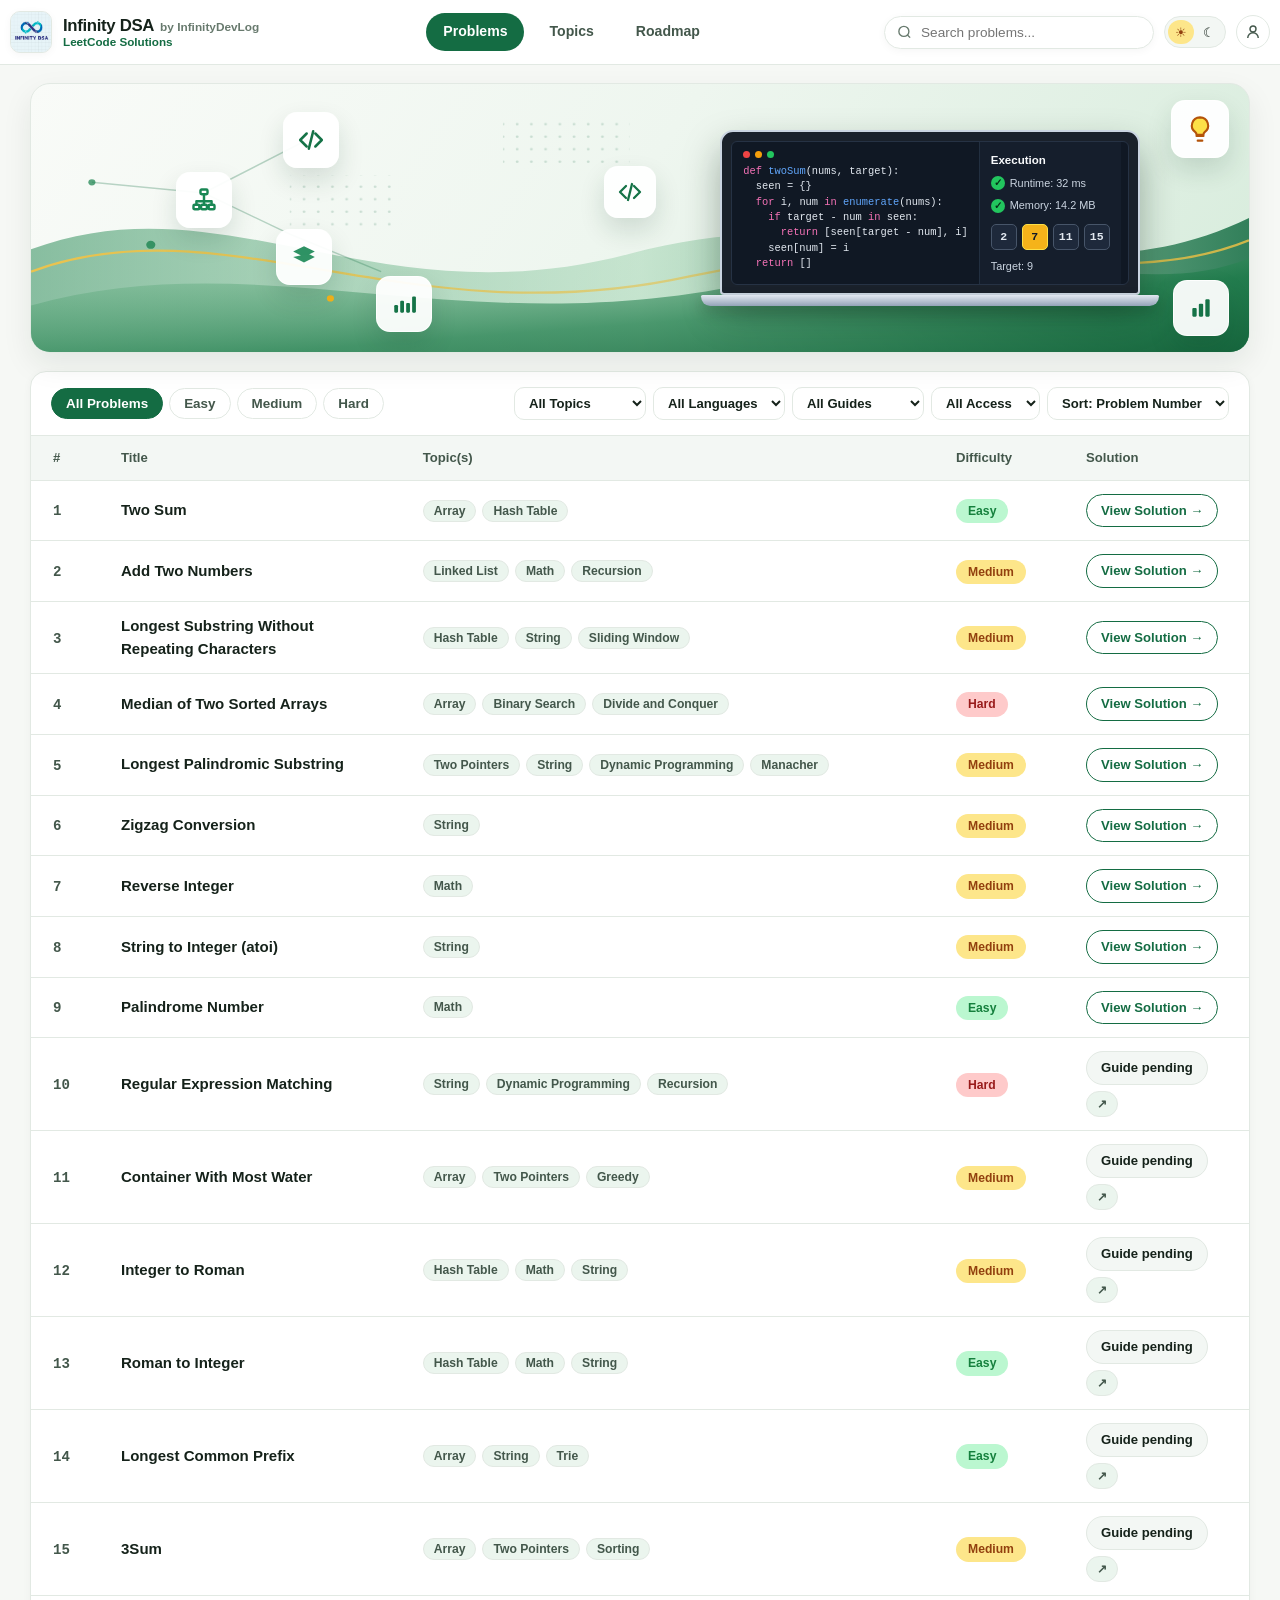
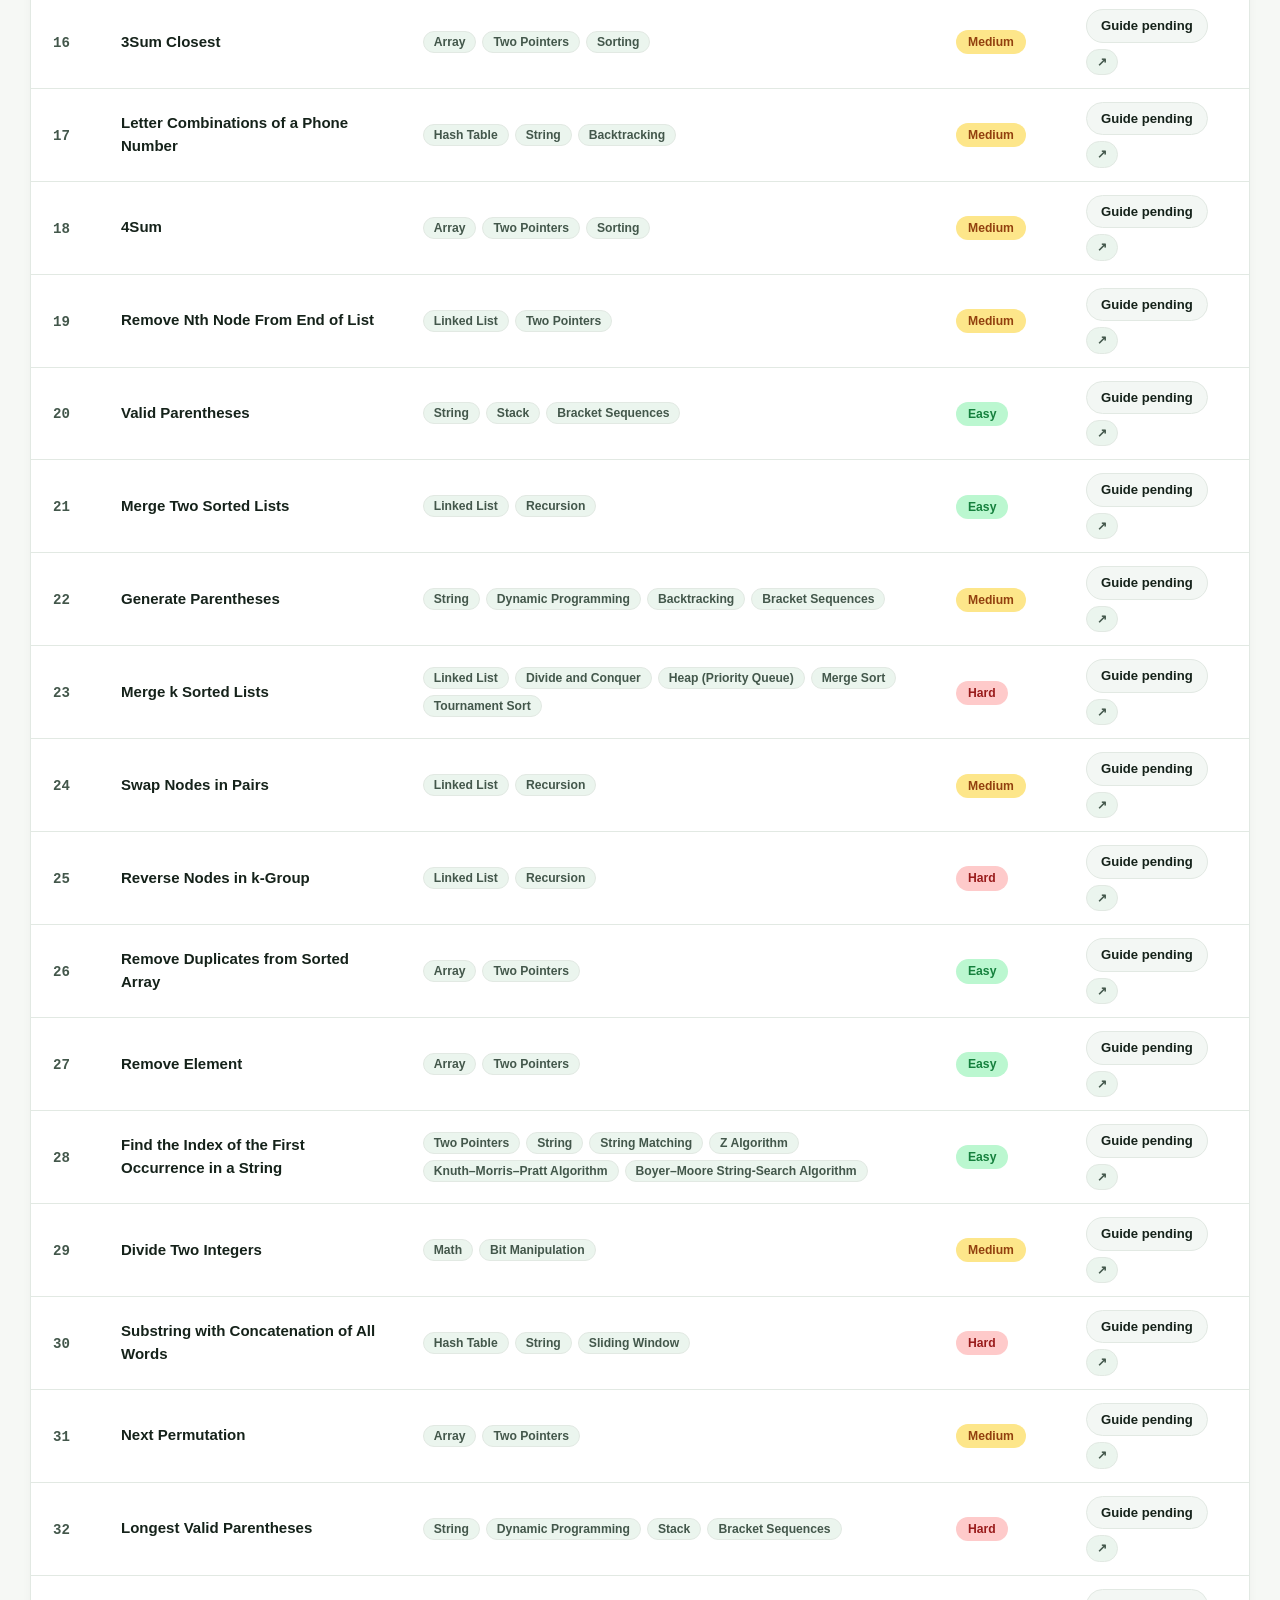
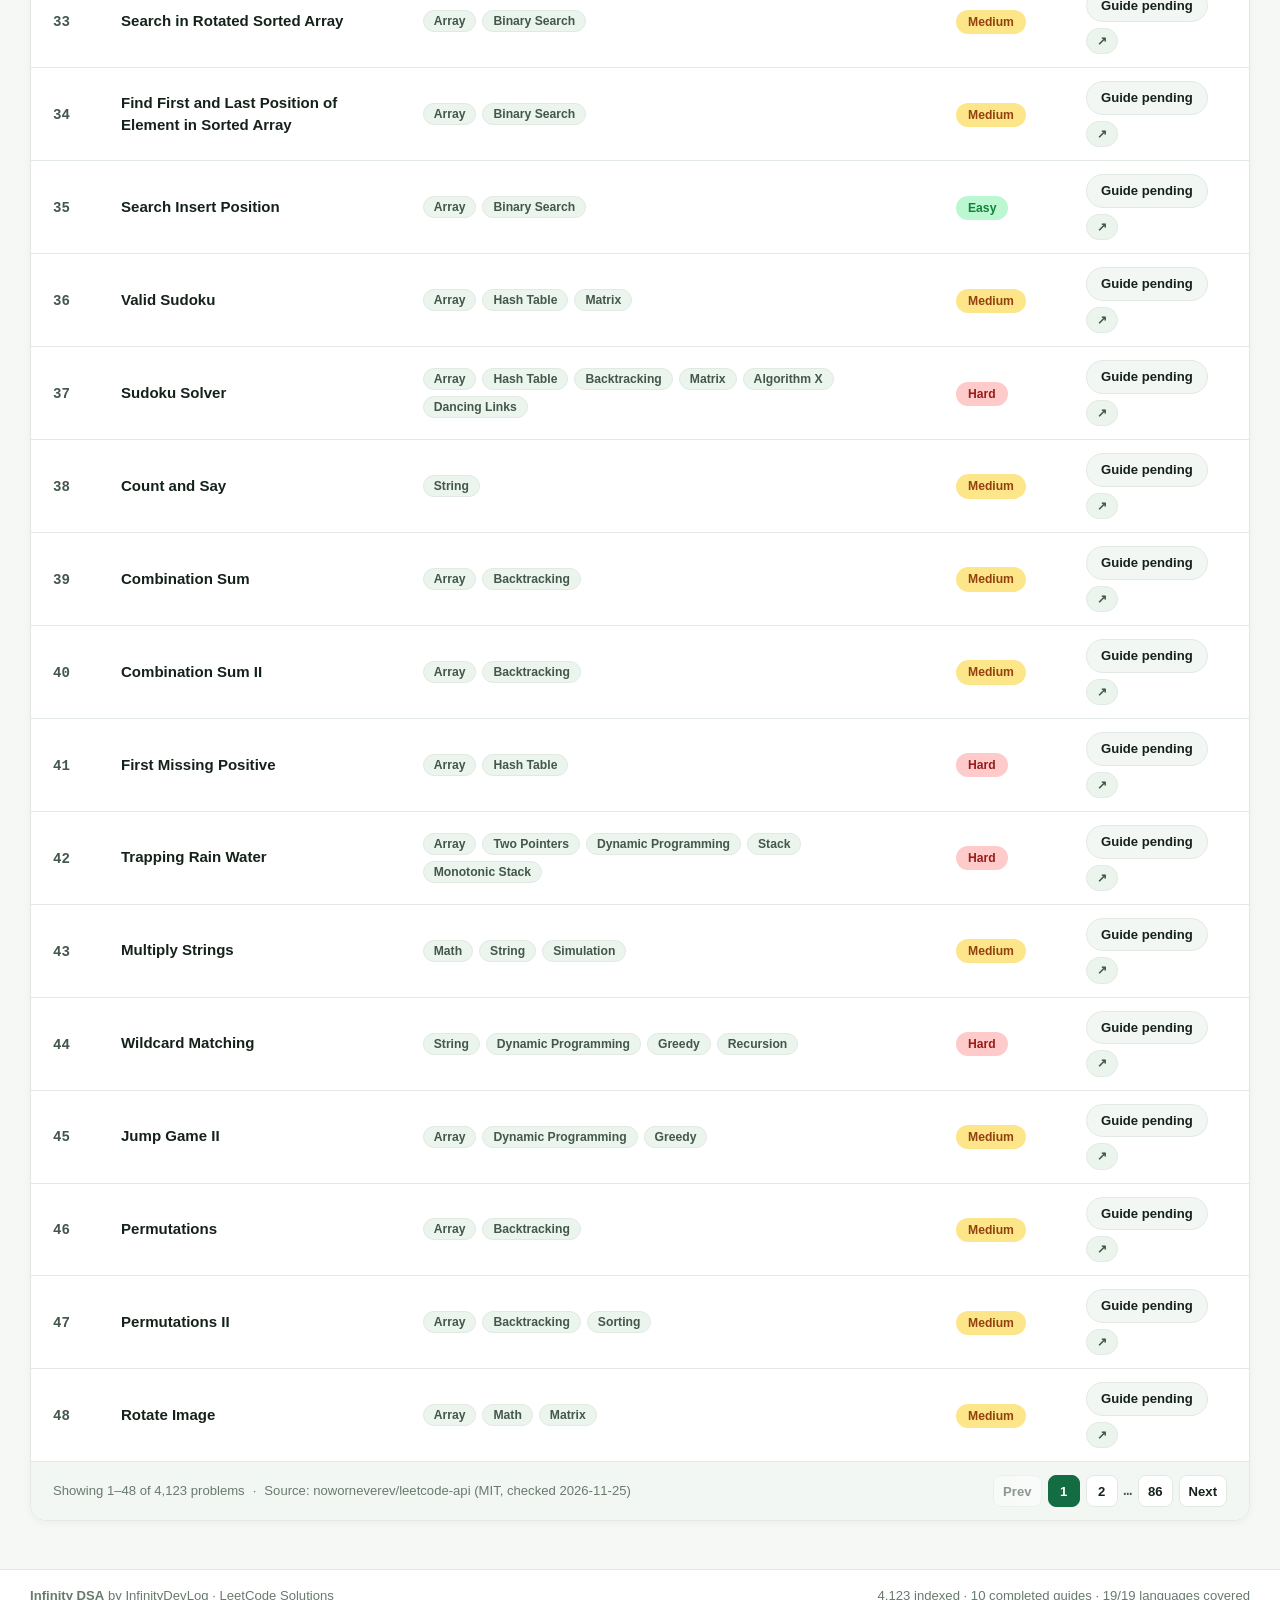
<file: index.html>
<!DOCTYPE html>
<html lang="en">
<head>
  <meta charset="UTF-8">
  <meta name="viewport" content="width=device-width, initial-scale=1.0">
  <title>Infinity DSA — LeetCode Solutions by InfinityDevLog</title>
  <meta name="description" content="Infinity DSA by InfinityDevLog — LeetCode Solutions featuring intuitive explanations, visual dry runs, approach comparisons, and multi-language code.">
  <meta name="author" content="InfinityDevLog">
  <link rel="icon" type="image/png" href="assets/infinity-dsa-logo.png">
  <link rel="stylesheet" href="css/styles.css">
  <script src="js/theme.js"></script>
</head>
<body>
  <header class="site-header">
    <div class="container header-inner">
      <a class="brand" href="index.html" aria-label="Infinity DSA Home">
        <span class="brand-mark">
          <img src="assets/infinity-dsa-logo.png" alt="Infinity DSA official logo" width="44" height="44">
        </span>
        <span class="brand-text">
          <span class="brand-title-row">
            <span class="brand-name">Infinity DSA</span>
            <span class="brand-credit">by InfinityDevLog</span>
          </span>
          <span class="brand-subtitle">LeetCode Solutions</span>
        </span>
      </a>

      <nav class="nav-pills" aria-label="Primary">
        <a class="nav-pill active" href="#catalog" id="navProblems">Problems</a>
        <a class="nav-pill" href="#catalog" id="navTopics">Topics</a>
        <a class="nav-pill" href="#catalog" id="navRoadmap">Roadmap</a>
      </nav>

      <div class="header-right">
        <div class="header-search">
          <span class="search-ico" aria-hidden="true">
            <svg width="15" height="15" viewBox="0 0 24 24" fill="none" stroke="currentColor" stroke-width="2.2">
              <circle cx="11" cy="11" r="8"></circle>
              <path d="m21 21-4.3-4.3"></path>
            </svg>
          </span>
          <input id="searchInput" type="search" placeholder="Search problems..." aria-label="Search problems by number, title, or topic">
        </div>
        <button id="themeToggle" class="theme-pill" type="button" aria-label="Toggle light or dark mode" aria-pressed="false">
          <span class="sun-slot" aria-hidden="true">☀</span>
          <span class="moon-slot" aria-hidden="true">☾</span>
        </button>
        <a class="avatar-btn" href="problem.html?slug=two-sum" title="Catalog stats &amp; start learning (#1 Two Sum)" aria-label="Start with problem #1">
          <svg width="18" height="18" viewBox="0 0 24 24" fill="none" stroke="currentColor" stroke-width="1.9">
            <circle cx="12" cy="8" r="4"></circle>
            <path d="M5 20a7 7 0 0 1 14 0"></path>
          </svg>
        </a>
      </div>
    </div>
  </header>

  <main class="main-content">
    <div class="container">
      <!-- Visual Hero Banner matching landing page reference -->
      <section class="landing-hero" aria-label="Interactive algorithm preview">
        <svg class="hero-waves-svg" viewBox="0 0 1200 300" preserveAspectRatio="none" aria-hidden="true">
          <defs>
            <linearGradient id="waveGrad1" x1="0" y1="0" x2="1" y2="1">
              <stop offset="0%" stop-color="#87c59d" stop-opacity="0.35"/>
              <stop offset="60%" stop-color="#1b7a48" stop-opacity="0.72"/>
              <stop offset="100%" stop-color="#13633a" stop-opacity="0.9"/>
            </linearGradient>
            <linearGradient id="waveGrad2" x1="0" y1="0" x2="1" y2="0">
              <stop offset="0%" stop-color="#2c8c59" stop-opacity="0.55"/>
              <stop offset="50%" stop-color="#7ec495" stop-opacity="0.35"/>
              <stop offset="100%" stop-color="#146c43" stop-opacity="0.85"/>
            </linearGradient>
            <linearGradient id="goldArc" x1="0" y1="0" x2="1" y2="0">
              <stop offset="0%" stop-color="#f6c445" stop-opacity="0.9"/>
              <stop offset="50%" stop-color="#f4b41a" stop-opacity="0.45"/>
              <stop offset="100%" stop-color="#f6c445" stop-opacity="0.8"/>
            </linearGradient>
            <pattern id="dotGrid" width="14" height="14" patternUnits="userSpaceOnUse">
              <circle cx="3" cy="3" r="1.4" fill="#146c43" fill-opacity="0.18"/>
            </pattern>
          </defs>
          <rect x="255" y="102" width="110" height="58" fill="url(#dotGrid)"/>
          <rect x="465" y="34" width="125" height="60" fill="url(#dotGrid)"/>
          <path d="M0,185 C190,105 340,265 590,190 C840,115 1010,255 1200,150 L1200,300 L0,300 Z" fill="url(#waveGrad2)"/>
          <path d="M0,248 C230,175 430,295 720,220 C960,155 1080,250 1200,195 L1200,300 L0,300 Z" fill="url(#waveGrad1)"/>
          <path d="M0,210 C190,130 370,285 650,215 C900,155 1060,240 1200,175" fill="none" stroke="url(#goldArc)" stroke-width="2.5"/>
          <!-- Connected node lines on left -->
          <path d="M60,110 L170,122 L285,55 M170,122 L255,168 L345,210" fill="none" stroke="rgba(20,108,67,0.28)" stroke-width="1.6"/>
          <circle cx="60" cy="110" r="3.5" fill="#16804b" fill-opacity="0.7"/>
          <circle cx="118" cy="180" r="4.5" fill="#16804b" fill-opacity="0.75"/>
          <circle cx="295" cy="240" r="3.5" fill="#f5b31a"/>
        </svg>

        <div class="hero-left-stage" aria-hidden="true">
          <div class="float-tile tile-code">
            <svg width="26" height="26" viewBox="0 0 24 24" fill="none" stroke="#157347" stroke-width="2.3" stroke-linecap="round" stroke-linejoin="round">
              <polyline points="16 18 22 12 16 6"></polyline>
              <polyline points="8 6 2 12 8 18"></polyline>
              <line x1="14" y1="4" x2="10" y2="20"></line>
            </svg>
          </div>
          <div class="float-tile tile-tree">
            <svg width="28" height="28" viewBox="0 0 24 24" fill="none" stroke="#198754" stroke-width="2.1" stroke-linecap="round" stroke-linejoin="round">
              <rect x="9" y="3" width="6" height="4" rx="1"></rect>
              <rect x="3" y="16" width="5" height="4" rx="1"></rect>
              <rect x="9.5" y="16" width="5" height="4" rx="1"></rect>
              <rect x="16" y="16" width="5" height="4" rx="1"></rect>
              <path d="M12 7v4M5.5 16v-3h13v3M12 11v5"></path>
            </svg>
          </div>
          <div class="float-tile tile-layers">
            <svg width="26" height="26" viewBox="0 0 24 24" fill="#198754">
              <path d="M12 2L2 7l10 5 10-5-10-5zm0 8L2 12l10 5 10-5-10-5zm0 7l-10-5 10 5 10-5-10 5z" opacity="0.9"/>
            </svg>
          </div>
          <div class="float-tile tile-bars">
            <svg width="26" height="26" viewBox="0 0 24 24" fill="#157347">
              <rect x="3" y="13" width="3.5" height="7" rx="1"></rect>
              <rect x="8.5" y="9" width="3.5" height="11" rx="1"></rect>
              <rect x="14" y="11" width="3.5" height="9" rx="1"></rect>
              <rect x="19.5" y="5" width="3.5" height="15" rx="1"></rect>
            </svg>
          </div>
        </div>

        <div class="hero-laptop-stage">
          <div class="float-tile tile-screen-code" aria-hidden="true">
            <svg width="24" height="24" viewBox="0 0 24 24" fill="none" stroke="#157347" stroke-width="2.3" stroke-linecap="round" stroke-linejoin="round">
              <polyline points="16 18 22 12 16 6"></polyline>
              <polyline points="8 6 2 12 8 18"></polyline>
              <line x1="14" y1="4" x2="10" y2="20"></line>
            </svg>
          </div>

          <a class="laptop-link" href="problem.html?slug=two-sum" aria-label="Open #1 Two Sum Interactive Guide">
            <div class="laptop-bezel">
              <div class="laptop-screen">
                <div class="laptop-editor">
                  <div class="win-dots">
                    <i style="background:#ef4444"></i>
                    <i style="background:#f59e0b"></i>
                    <i style="background:#22c55e"></i>
                  </div>
                  <pre class="laptop-code"><span class="kw">def</span> <span class="fn">twoSum</span>(nums, target):
  seen = {}
  <span class="kw">for</span> i, num <span class="kw">in</span> <span class="fn">enumerate</span>(nums):
    <span class="kw">if</span> target - num <span class="kw">in</span> seen:
      <span class="kw">return</span> [seen[target - num], i]
    seen[num] = i
  <span class="kw">return</span> []</pre>
                </div>
                <div class="laptop-exec">
                  <div class="exec-heading">Execution</div>
                  <div class="exec-stat"><span class="chk">✓</span> Runtime: 32 ms</div>
                  <div class="exec-stat"><span class="chk">✓</span> Memory: 14.2 MB</div>
                  <div class="exec-array">
                    <span class="arr-cell">2</span>
                    <span class="arr-cell active">7</span>
                    <span class="arr-cell">11</span>
                    <span class="arr-cell">15</span>
                  </div>
                  <div class="exec-target">Target: 9</div>
                </div>
              </div>
            </div>
            <div class="laptop-base"></div>
          </a>

          <div class="float-tile tile-bulb" aria-hidden="true">
            <svg width="28" height="28" viewBox="0 0 24 24" fill="#fde047" stroke="#b45309" stroke-width="1.8" stroke-linecap="round" stroke-linejoin="round">
              <path d="M9 18h6"></path>
              <path d="M10 22h4"></path>
              <path d="M12 2a7 7 0 0 0-4 12.7c.6.5 1 1.2 1 2v.3h6v-.3c0-.8.4-1.5 1-2A7 7 0 0 0 12 2z"></path>
            </svg>
          </div>
          <div class="float-tile tile-right-bars" aria-hidden="true">
            <svg width="26" height="26" viewBox="0 0 24 24" fill="#157347">
              <rect x="4" y="12" width="4" height="8" rx="1"></rect>
              <rect x="10" y="8" width="4" height="12" rx="1"></rect>
              <rect x="16" y="4" width="4" height="16" rx="1"></rect>
            </svg>
          </div>
        </div>
      </section>

      <!-- Main Problem Catalog Card matching reference -->
      <section id="catalog" class="catalog-panel" aria-label="Problem catalog">
        <div class="catalog-toolbar">
          <div class="diff-tabs" role="group" aria-label="Filter by difficulty">
            <button type="button" class="seg-btn active" data-diff="all">All Problems</button>
            <button type="button" class="seg-btn" data-diff="Easy">Easy</button>
            <button type="button" class="seg-btn" data-diff="Medium">Medium</button>
            <button type="button" class="seg-btn" data-diff="Hard">Hard</button>
          </div>

          <div class="dropdown-row">
            <select id="topicFilter" aria-label="Filter by topic">
              <option value="all">All Topics</option>
            </select>
            <select id="languageFilter" aria-label="Filter by code language">
              <option value="all">All Languages</option>
            </select>
            <select id="statusFilter" aria-label="Filter by guide availability">
              <option value="all">All Guides</option>
              <option value="available">Guide available</option>
              <option value="pending">Guide pending</option>
            </select>
            <select id="accessFilter" aria-label="Filter by access status">
              <option value="all">All Access</option>
              <option value="Free">Free</option>
              <option value="Premium">Premium</option>
            </select>
            <select id="sortSelect" aria-label="Sort problems">
              <option value="number-asc">Sort: Problem Number</option>
              <option value="number-desc">Sort: Number ↓</option>
              <option value="guides-first">Sort: Guides First</option>
            </select>
          </div>
        </div>

        <div class="catalog-table-wrap">
          <table class="catalog-table">
            <thead>
              <tr>
                <th style="width:68px;">#</th>
                <th>Title</th>
                <th>Topic(s)</th>
                <th style="width:130px;">Difficulty</th>
                <th style="width:185px;">Solution</th>
              </tr>
            </thead>
            <tbody id="catalogBody"></tbody>
          </table>
        </div>

        <div class="catalog-footer-bar">
          <div class="catalog-meta-line">
            <span id="resultsCount">Loading catalog…</span>
            <span class="meta-sep" aria-hidden="true">·</span>
            <span id="catalogProvenance"></span>
            <button type="button" id="resetFiltersBtn" class="reset-link" hidden>Reset filters</button>
          </div>
          <div id="pagination" class="pagination-controls"></div>
        </div>
      </section>
    </div>
  </main>

  <footer class="site-footer">
    <div class="container footer-inner">
      <span><strong>Infinity DSA</strong> by InfinityDevLog · LeetCode Solutions</span>
      <span id="footerStats">4,123 problems indexed · Plain-language guides, dry runs &amp; multi-language solutions</span>
    </div>
  </footer>

  <script src="js/catalog.js"></script>
</body>
</html>
</file>
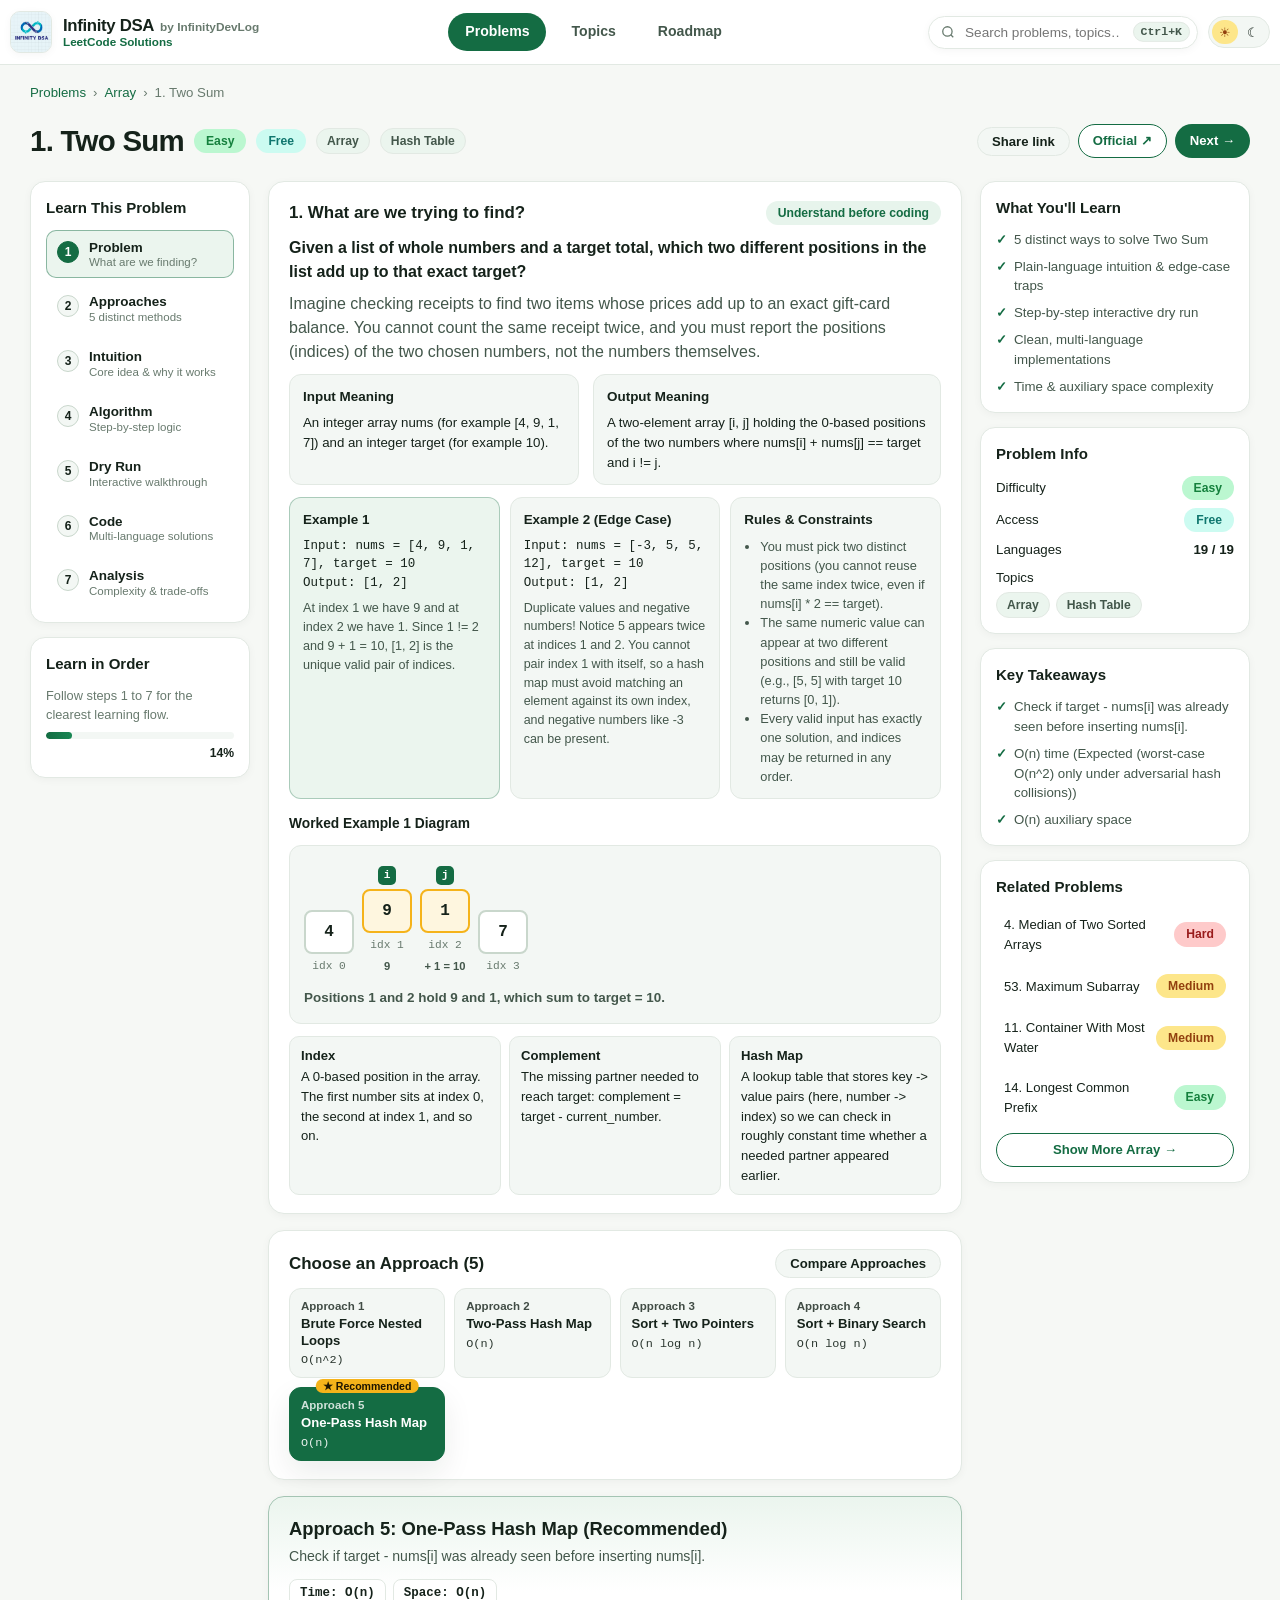
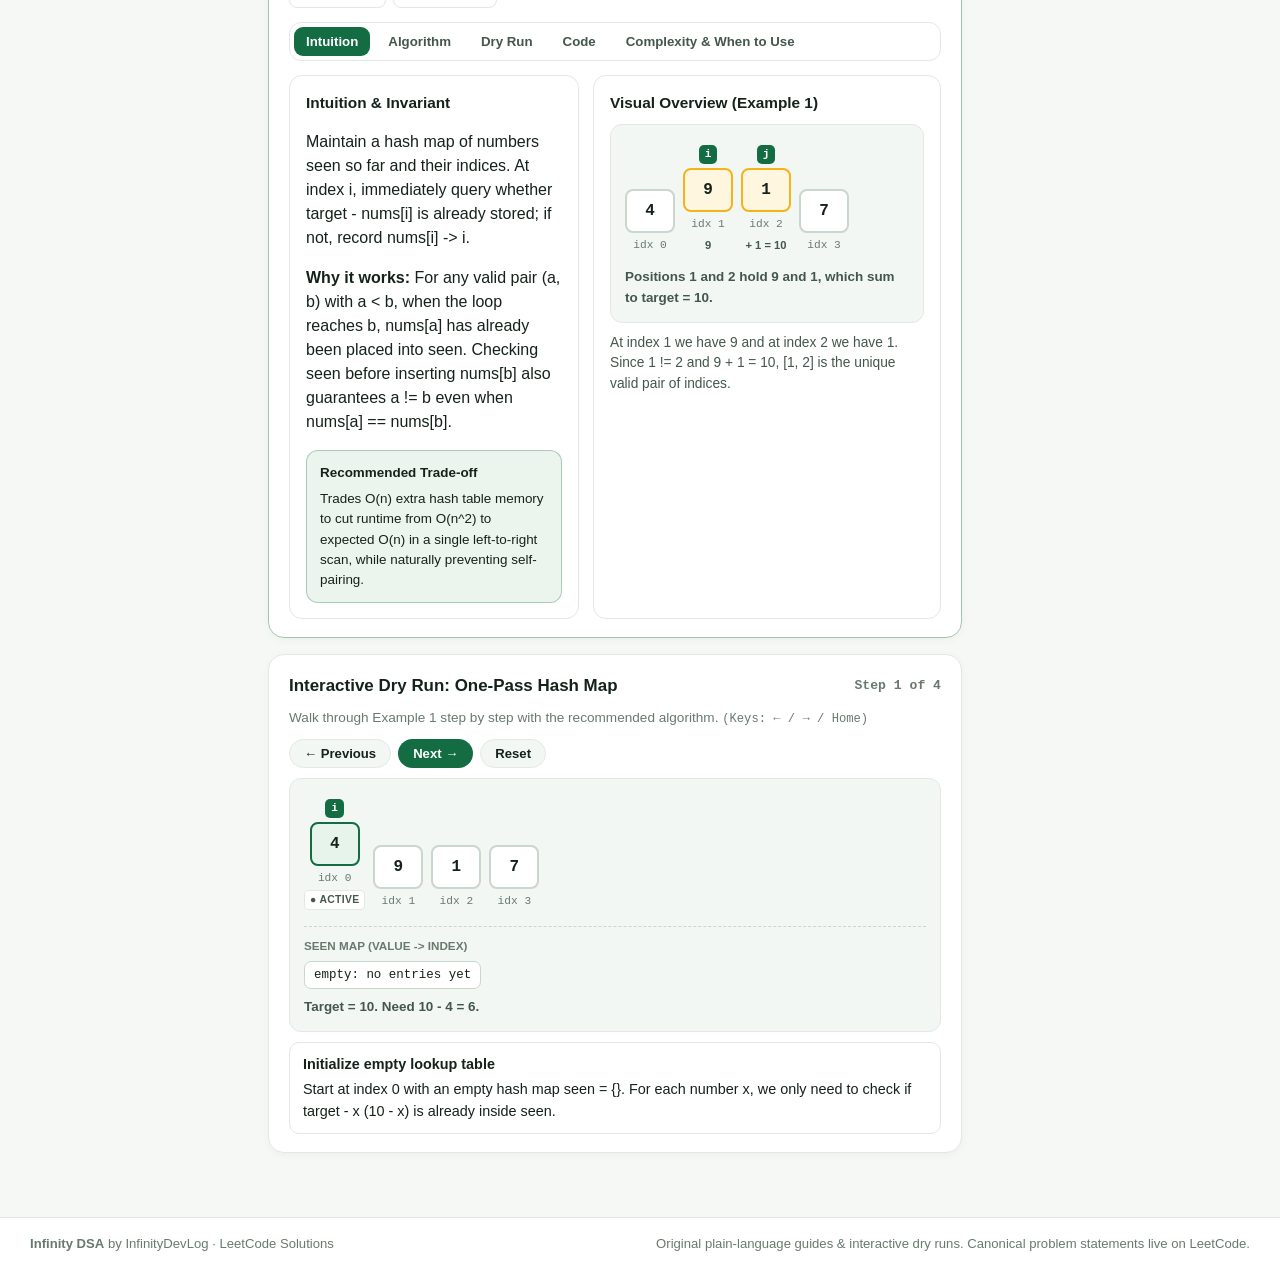
<file: problem.html>
<!DOCTYPE html>
<html lang="en">
<head>
  <meta charset="UTF-8">
  <meta name="viewport" content="width=device-width, initial-scale=1.0">
  <title>Problem Guide — Infinity DSA | LeetCode Solutions by InfinityDevLog</title>
  <meta name="description" content="Interactive LeetCode problem guide on Infinity DSA by InfinityDevLog — plain-language intuition, diagrams, dry runs, approach comparisons, and multi-language solutions.">
  <meta name="author" content="InfinityDevLog">
  <link rel="icon" type="image/png" href="assets/infinity-dsa-logo.png">
  <link rel="stylesheet" href="css/styles.css">
  <script src="js/theme.js"></script>
</head>
<body>
  <header class="site-header">
    <div class="container header-inner">
      <a class="brand" href="index.html" aria-label="Infinity DSA Home">
        <span class="brand-mark">
          <img src="assets/infinity-dsa-logo.png" alt="Infinity DSA official logo" width="44" height="44">
        </span>
        <span class="brand-text">
          <span class="brand-title-row">
            <span class="brand-name">Infinity DSA</span>
            <span class="brand-credit">by InfinityDevLog</span>
          </span>
          <span class="brand-subtitle">LeetCode Solutions</span>
        </span>
      </a>

      <nav class="nav-pills" aria-label="Primary">
        <a class="nav-pill active" href="index.html#catalog">Problems</a>
        <a class="nav-pill" href="index.html?focus=topics#catalog">Topics</a>
        <a class="nav-pill" href="index.html?status=available#catalog">Roadmap</a>
      </nav>

      <div class="header-right">
        <form class="header-search" action="index.html" method="get">
          <span class="search-ico" aria-hidden="true">
            <svg width="14" height="14" viewBox="0 0 24 24" fill="none" stroke="currentColor" stroke-width="2.2">
              <circle cx="11" cy="11" r="8"></circle>
              <path d="m21 21-4.3-4.3"></path>
            </svg>
          </span>
          <input name="q" type="search" placeholder="Search problems, topics…" aria-label="Search catalog">
          <span class="kbd-hint">⌘K</span>
        </form>
        <button id="themeToggle" class="theme-pill" type="button" aria-label="Toggle light or dark mode" aria-pressed="false">
          <span class="sun-slot" aria-hidden="true">☀</span>
          <span class="moon-slot" aria-hidden="true">☾</span>
        </button>
      </div>
    </div>
  </header>

  <main class="main-content">
    <div class="container" id="guideRoot">
      <div class="empty-state">
        <h2>Loading problem guide…</h2>
        <p>Fetching metadata from the Infinity DSA catalog.</p>
      </div>
    </div>
  </main>

  <footer class="site-footer">
    <div class="container footer-inner">
      <span><strong>Infinity DSA</strong> by InfinityDevLog · LeetCode Solutions</span>
      <span>Original plain-language guides &amp; interactive dry runs. Canonical problem statements live on LeetCode.</span>
    </div>
  </footer>

  <script src="js/guide.js"></script>
</body>
</html>
</file>
<file: css/styles.css>
/* Infinity DSA — LeetCode Solutions by InfinityDevLog */
:root {
  color-scheme: light;
  --bg: #f6f8f5;
  --surface: #ffffff;
  --surface-alt: #f3f7f4;
  --surface-tint: #ebf5ee;
  --border: #e2e9e3;
  --border-strong: #c9d7cc;
  --text: #15221a;
  --text-secondary: #43574b;
  --muted: #687a6e;
  --accent: #146c43;
  --accent-bright: #198754;
  --accent-hover: #0e5232;
  --accent-soft: #e7f4ec;
  --gold: #f5b31a;
  --gold-soft: #fef6df;
  --easy: #15803d;
  --easy-bg: #bbf7d0;
  --medium: #92400e;
  --medium-bg: #fde68a;
  --hard: #991b1b;
  --hard-bg: #fecaca;
  --premium: #7e22ce;
  --premium-bg: #f3e8ff;
  --free: #0f766e;
  --free-bg: #ccfbf1;
  --code-bg: #0f1722;
  --code-text: #e6edf3;
  --code-border: #1e293b;
  --shadow-sm: 0 2px 8px rgba(19, 34, 25, 0.04);
  --shadow-md: 0 12px 30px rgba(19, 34, 25, 0.08);
  --font-sans: "Inter", -apple-system, BlinkMacSystemFont, "Segoe UI", Roboto, sans-serif;
  --font-mono: "JetBrains Mono", "Fira Code", ui-monospace, SFMono-Regular, Menlo, Consolas, monospace;
}

[data-theme="dark"] {
  color-scheme: dark;
  --bg: #0b120e;
  --surface: #111b15;
  --surface-alt: #17241c;
  --surface-tint: rgba(25, 135, 84, 0.14);
  --border: #23362b;
  --border-strong: #324c3d;
  --text: #ecf4ef;
  --text-secondary: #c1d3c7;
  --muted: #8ea596;
  --accent: #22c55e;
  --accent-bright: #34d399;
  --accent-hover: #16a34a;
  --accent-soft: rgba(34, 197, 94, 0.16);
  --gold: #fbbf24;
  --gold-soft: rgba(251, 191, 36, 0.16);
  --easy: #4ade80;
  --easy-bg: rgba(74, 222, 128, 0.18);
  --medium: #fbbf24;
  --medium-bg: rgba(251, 191, 36, 0.18);
  --hard: #f87171;
  --hard-bg: rgba(248, 113, 113, 0.18);
  --premium: #c084fc;
  --premium-bg: rgba(192, 132, 252, 0.16);
  --free: #2dd4bf;
  --free-bg: rgba(45, 212, 191, 0.16);
  --code-bg: #090e14;
  --code-text: #e6edf3;
  --code-border: #1e293b;
  --shadow-sm: 0 2px 8px rgba(0, 0, 0, 0.3);
  --shadow-md: 0 12px 32px rgba(0, 0, 0, 0.48);
}

*, *::before, *::after { box-sizing: border-box; }
html { scroll-behavior: smooth; }

body {
  margin: 0;
  font-family: var(--font-sans);
  background: var(--bg);
  color: var(--text);
  line-height: 1.5;
  -webkit-font-smoothing: antialiased;
  min-height: 100vh;
  display: flex;
  flex-direction: column;
}

a { color: var(--accent); text-decoration: none; }
a:hover { text-decoration: underline; }
button, input, select { font-family: inherit; font-size: inherit; color: inherit; }
button { cursor: pointer; }
:focus-visible { outline: 2px solid var(--accent); outline-offset: 2px; }

.container {
  width: 100%;
  max-width: 1260px;
  margin: 0 auto;
  padding: 0 20px;
}

/* Top Navigation Bar matching mockup */
.site-header {
  position: sticky;
  top: 0;
  z-index: 50;
  background: color-mix(in srgb, var(--surface) 94%, transparent);
  backdrop-filter: blur(12px);
  border-bottom: 1px solid var(--border);
}

.header-inner {
  display: flex;
  align-items: center;
  justify-content: space-between;
  gap: 16px;
  min-height: 64px;
  padding: 8px 0;
}

.brand {
  display: inline-flex;
  align-items: center;
  gap: 11px;
  color: var(--text);
  text-decoration: none;
  flex-shrink: 0;
}
.brand:hover { text-decoration: none; }

.brand-mark {
  width: 42px;
  height: 42px;
  border-radius: 10px;
  background: #eaf4f8;
  border: 1px solid var(--border);
  display: grid;
  place-items: center;
  overflow: hidden;
  flex-shrink: 0;
  box-shadow: var(--shadow-sm);
}
.brand-mark img {
  width: 100%;
  height: 100%;
  object-fit: cover;
  display: block;
}

.brand-text { display: flex; flex-direction: column; line-height: 1.15; }
.brand-title-row { display: flex; align-items: baseline; gap: 6px; flex-wrap: wrap; }
.brand-name { font-size: 1.05rem; font-weight: 800; letter-spacing: -0.02em; }
.brand-credit { font-size: 0.74rem; font-weight: 600; color: var(--muted); }
.brand-subtitle { font-size: 0.73rem; font-weight: 700; color: var(--accent); }

.nav-pills {
  display: flex;
  align-items: center;
  gap: 8px;
}
.nav-pill {
  padding: 7px 16px;
  border-radius: 999px;
  font-size: 0.88rem;
  font-weight: 700;
  color: var(--text-secondary);
  border: 1px solid transparent;
  transition: background 0.14s ease, color 0.14s ease;
}
.nav-pill:hover { background: var(--surface-alt); color: var(--text); text-decoration: none; }
.nav-pill.active { background: var(--accent); color: #fff; }
[data-theme="dark"] .nav-pill.active { color: #052e16; }

.header-right {
  display: flex;
  align-items: center;
  gap: 10px;
}
.header-search {
  position: relative;
  display: flex;
  align-items: center;
  width: 270px;
}
.header-search input {
  width: 100%;
  padding: 8px 64px 8px 36px;
  border-radius: 999px;
  border: 1px solid var(--border);
  background: var(--surface);
  font-size: 0.85rem;
  outline: none;
  box-shadow: var(--shadow-sm);
}
.header-search input:focus {
  border-color: var(--accent);
  box-shadow: 0 0 0 3px var(--accent-soft);
}
.header-search .search-ico {
  position: absolute;
  left: 13px;
  top: 50%;
  transform: translateY(-50%);
  color: var(--muted);
  display: flex;
  pointer-events: none;
}
.kbd-hint {
  position: absolute;
  right: 8px;
  top: 50%;
  transform: translateY(-50%);
  font-size: 0.72rem;
  font-weight: 700;
  font-family: var(--font-mono);
  color: var(--text-secondary);
  background: var(--surface-tint);
  border: 1px solid var(--border);
  padding: 2px 7px;
  border-radius: 999px;
  line-height: 1.25;
  pointer-events: none;
}

.theme-pill {
  display: inline-flex;
  align-items: center;
  gap: 2px;
  padding: 3px;
  border-radius: 999px;
  border: 1px solid var(--border);
  background: var(--surface-alt);
}
.theme-pill span {
  width: 26px;
  height: 24px;
  border-radius: 999px;
  display: grid;
  place-items: center;
  font-size: 0.82rem;
}
[data-theme="light"] .theme-pill .sun-slot { background: #fde68a; color: #92400e; }
[data-theme="dark"] .theme-pill .moon-slot { background: var(--accent); color: #052e16; }

.avatar-btn {
  width: 34px;
  height: 34px;
  border-radius: 999px;
  border: 1px solid var(--border);
  background: var(--surface);
  color: var(--text-secondary);
  display: grid;
  place-items: center;
}
.avatar-btn:hover { border-color: var(--accent); color: var(--accent); text-decoration: none; }

.main-content { flex: 1; padding: 18px 0 48px; }

/* Landing Page Visual Hero Banner matching screenshot */
.landing-hero {
  position: relative;
  height: 270px;
  border-radius: 20px;
  overflow: hidden;
  border: 1px solid var(--border);
  background: linear-gradient(125deg, #f9fbf8 0%, #eef6ef 48%, #d7ecdc 100%);
  box-shadow: var(--shadow-md);
  margin-bottom: 18px;
  display: grid;
  grid-template-columns: 1fr 1.15fr;
  align-items: center;
}
[data-theme="dark"] .landing-hero {
  background: linear-gradient(125deg, #0d1811 0%, #12261b 55%, #163525 100%);
}
.hero-waves-svg {
  position: absolute;
  inset: 0;
  width: 100%;
  height: 100%;
  pointer-events: none;
}

.hero-left-stage {
  position: relative;
  height: 100%;
  z-index: 2;
}
.float-tile {
  position: absolute;
  width: 56px;
  height: 56px;
  border-radius: 14px;
  background: rgba(255, 255, 255, 0.94);
  border: 1px solid rgba(255, 255, 255, 0.9);
  box-shadow: 0 12px 26px rgba(15, 58, 35, 0.14);
  display: grid;
  place-items: center;
}
[data-theme="dark"] .float-tile {
  background: rgba(22, 38, 29, 0.92);
  border-color: var(--border-strong);
}
.tile-code { top: 28px; left: 252px; }
.tile-tree { top: 88px; left: 145px; }
.tile-layers { top: 145px; left: 245px; }
.tile-bars { top: 192px; left: 345px; }

.hero-laptop-stage {
  position: relative;
  height: 100%;
  display: flex;
  align-items: center;
  justify-content: center;
  z-index: 2;
  padding: 0 28px 0 42px;
}
.tile-screen-code { top: 82px; left: 6px; width: 52px; height: 52px; z-index: 4; }
.tile-bulb { top: 16px; right: 20px; width: 58px; height: 58px; z-index: 4; }
.tile-right-bars { bottom: 16px; right: 20px; width: 56px; height: 56px; z-index: 4; }

.laptop-link {
  display: flex;
  flex-direction: column;
  align-items: center;
  max-width: 100%;
  text-decoration: none;
  transition: transform 0.18s ease;
}
.laptop-link:hover { transform: translateY(-2px); text-decoration: none; }

.laptop-bezel {
  background: #1a212b;
  border-radius: 13px 13px 4px 4px;
  padding: 9px 9px 8px;
  border: 2px solid #cbd5e1;
  box-shadow: 0 18px 36px rgba(10, 34, 20, 0.34);
  width: 420px;
  max-width: 100%;
}
.laptop-screen {
  background: #101824;
  border-radius: 6px;
  display: grid;
  grid-template-columns: 1.3fr 0.95fr;
  overflow: hidden;
  border: 1px solid #263244;
}
.laptop-editor {
  padding: 9px 11px;
  border-right: 1px solid #222f40;
}
.win-dots { display: flex; gap: 5px; margin-bottom: 6px; }
.win-dots i { width: 7px; height: 7px; border-radius: 50%; display: block; }
.laptop-code {
  margin: 0;
  font-family: var(--font-mono);
  font-size: 0.65rem;
  line-height: 1.48;
  color: #e2e8f0;
  white-space: pre;
}
.laptop-code .kw { color: #f472b6; }
.laptop-code .fn { color: #60a5fa; }

.laptop-exec {
  padding: 10px 11px;
  background: #151e2c;
  color: #e2e8f0;
  display: flex;
  flex-direction: column;
  gap: 6px;
  font-size: 0.68rem;
}
.exec-heading { font-weight: 700; color: #f8fafc; font-size: 0.72rem; }
.exec-stat { display: flex; align-items: center; gap: 5px; color: #cbd5e1; }
.exec-stat .chk {
  width: 14px; height: 14px; border-radius: 50%;
  background: #22c55e; color: #052e16; font-weight: 900;
  display: grid; place-items: center; font-size: 0.6rem;
}
.exec-array { display: flex; gap: 5px; margin-top: 4px; }
.arr-cell {
  width: 26px; height: 26px; border-radius: 5px;
  border: 1px solid #475569; background: #1e293b;
  display: grid; place-items: center;
  font-family: var(--font-mono); font-weight: 700; font-size: 0.72rem;
}
.arr-cell.active { background: #f5b31a; border-color: #fde047; color: #111827; }
.exec-target { font-size: 0.68rem; color: #cbd5e1; margin-top: 2px; }

.laptop-base {
  width: 458px;
  max-width: 100%;
  height: 11px;
  background: linear-gradient(180deg, #e2e8f0 0%, #94a3b8 100%);
  border-radius: 2px 2px 12px 12px;
  box-shadow: 0 6px 14px rgba(10, 34, 20, 0.25);
}

/* Catalog White Card matching screenshot */
.catalog-panel {
  background: var(--surface);
  border: 1px solid var(--border);
  border-radius: 16px;
  box-shadow: var(--shadow-sm);
  overflow: hidden;
}

.catalog-toolbar {
  padding: 15px 20px;
  border-bottom: 1px solid var(--border);
  display: flex;
  align-items: center;
  justify-content: space-between;
  gap: 10px;
  flex-wrap: wrap;
}

.diff-tabs {
  display: flex;
  align-items: center;
  gap: 6px;
  flex-wrap: wrap;
}
.seg-btn {
  padding: 7px 14px;
  border-radius: 999px;
  border: 1px solid var(--border);
  background: var(--surface);
  color: var(--text-secondary);
  font-size: 0.84rem;
  font-weight: 700;
  transition: all 0.14s ease;
}
.seg-btn:hover { border-color: var(--accent); color: var(--accent); }
.seg-btn.active {
  background: var(--accent);
  border-color: var(--accent);
  color: #fff;
}
[data-theme="dark"] .seg-btn.active { color: #052e16; }

.dropdown-row {
  display: flex;
  align-items: center;
  gap: 7px;
  flex-wrap: wrap;
}
.dropdown-row select {
  padding: 7px 10px;
  border-radius: 10px;
  border: 1px solid var(--border);
  background: var(--surface);
  font-size: 0.82rem;
  font-weight: 600;
  max-width: 132px;
}
#sortSelect { max-width: none; }

/* Catalog Table */
.catalog-table-wrap { overflow-x: auto; }
.catalog-table {
  width: 100%;
  border-collapse: collapse;
}
.catalog-table th {
  text-align: left;
  padding: 12px 22px;
  font-size: 0.82rem;
  font-weight: 750;
  color: var(--text-secondary);
  border-bottom: 1px solid var(--border);
  background: var(--surface-alt);
  white-space: nowrap;
}
.catalog-table td {
  padding: 13px 22px;
  border-bottom: 1px solid var(--border);
  vertical-align: middle;
}
.catalog-table tbody tr.problem-row-link {
  cursor: pointer;
  transition: background 0.12s ease;
}
.catalog-table tbody tr:hover {
  background: color-mix(in srgb, var(--surface-tint) 60%, transparent);
}
.catalog-table tbody tr.problem-row-link:hover .btn-outline-green {
  background: var(--accent);
  color: #fff;
}
[data-theme="dark"] .catalog-table tbody tr.problem-row-link:hover .btn-outline-green {
  color: #052e16;
}

.problem-num {
  font-family: var(--font-mono);
  font-size: 0.88rem;
  font-weight: 700;
  color: var(--text-secondary);
}

.title-wrap {
  display: flex;
  align-items: center;
  gap: 8px;
  flex-wrap: wrap;
}
.problem-title-link {
  font-weight: 700;
  color: var(--text);
  font-size: 0.94rem;
}
.problem-title-link:hover { color: var(--accent); }

.topic-list { display: flex; flex-wrap: wrap; gap: 6px; }
.topic-chip {
  padding: 3px 10px;
  border-radius: 999px;
  background: var(--surface-tint);
  border: 1px solid var(--border);
  color: var(--text-secondary);
  font-size: 0.76rem;
  font-weight: 650;
}
.topic-chip:hover { border-color: var(--accent); color: var(--accent); text-decoration: none; }

.badge {
  display: inline-flex;
  align-items: center;
  gap: 4px;
  padding: 3px 12px;
  border-radius: 999px;
  font-size: 0.76rem;
  font-weight: 750;
  white-space: nowrap;
}
.badge-easy { color: var(--easy); background: var(--easy-bg); }
.badge-medium { color: var(--medium); background: var(--medium-bg); }
.badge-hard { color: var(--hard); background: var(--hard-bg); }
.badge-unknown { color: var(--muted); background: var(--surface-alt); }
.badge-free { color: var(--free); background: var(--free-bg); }
.badge-premium { color: var(--premium); background: var(--premium-bg); }
.badge-available { color: var(--accent); background: var(--accent-soft); }
.badge-pending { color: var(--muted); background: var(--surface-alt); border: 1px dashed var(--border-strong); }

.btn {
  display: inline-flex;
  align-items: center;
  justify-content: center;
  gap: 6px;
  padding: 8px 14px;
  border-radius: 10px;
  border: 1px solid transparent;
  font-size: 0.84rem;
  font-weight: 700;
  text-decoration: none;
  transition: all 0.14s ease;
}
.btn:hover { text-decoration: none; }
.btn-primary { background: var(--accent); color: #fff; }
.btn-primary:hover { background: var(--accent-hover); }
[data-theme="dark"] .btn-primary { color: #052e16; }
.btn-outline-green {
  background: var(--surface);
  border-color: var(--accent);
  color: var(--accent);
}
.btn-outline-green:hover { background: var(--accent-soft); }
.btn-secondary {
  background: var(--surface-alt);
  border-color: var(--border);
  color: var(--text);
}
.btn-secondary:hover { border-color: var(--border-strong); }
.btn-sm { padding: 6px 14px; font-size: 0.82rem; border-radius: 999px; }

.catalog-footer-bar {
  padding: 13px 22px;
  display: flex;
  align-items: center;
  justify-content: space-between;
  gap: 12px;
  flex-wrap: wrap;
  background: var(--surface-alt);
}
.catalog-meta-line {
  display: flex;
  align-items: center;
  gap: 8px;
  flex-wrap: wrap;
  font-size: 0.82rem;
  color: var(--muted);
}
.reset-link {
  border: 0;
  background: transparent;
  color: var(--accent);
  font-weight: 700;
  padding: 0;
  text-decoration: underline;
}

.pagination-controls { display: flex; align-items: center; gap: 6px; flex-wrap: wrap; }
.page-btn {
  min-width: 32px;
  height: 32px;
  padding: 0 9px;
  border-radius: 8px;
  border: 1px solid var(--border);
  background: var(--surface);
  font-weight: 700;
  font-size: 0.82rem;
}
.page-btn.active { background: var(--accent); border-color: var(--accent); color: #fff; }
[data-theme="dark"] .page-btn.active { color: #052e16; }
.page-btn:disabled { opacity: 0.45; cursor: not-allowed; }

/* ===========================
   Problem Guide Page (3-Column Interactive Layout)
   =========================== */
.guide-topbar {
  display: flex; align-items: center; justify-content: space-between;
  gap: 12px; flex-wrap: wrap; margin-bottom: 16px;
}
.breadcrumbs {
  display: flex; align-items: center; gap: 7px;
  font-size: 0.83rem; color: var(--muted); flex-wrap: wrap;
}
.guide-title-row {
  display: flex; align-items: center; justify-content: space-between;
  gap: 14px; flex-wrap: wrap; margin-bottom: 18px;
}
.guide-title-left { display: flex; align-items: center; gap: 10px; flex-wrap: wrap; }
.guide-title-left h1 { margin: 0; font-size: clamp(1.35rem, 2.3vw, 1.85rem); letter-spacing: -0.025em; }
.guide-nav-actions { display: flex; align-items: center; gap: 8px; flex-wrap: wrap; }

.workspace-grid {
  display: grid;
  grid-template-columns: 220px minmax(0, 1fr) 270px;
  gap: 18px;
  align-items: start;
}
.left-rail, .center-stage, .right-rail { min-width: 0; }

.sidebar-card {
  background: var(--surface); border: 1px solid var(--border);
  border-radius: 15px; padding: 15px; box-shadow: var(--shadow-sm); margin-bottom: 14px;
}
.sidebar-card h3 { margin: 0 0 10px; font-size: 0.94rem; display: flex; align-items: center; gap: 7px; }

.step-rail { display: flex; flex-direction: column; gap: 6px; }
.rail-btn {
  display: flex; align-items: flex-start; gap: 10px; width: 100%; text-align: left;
  padding: 9px 10px; border-radius: 10px; border: 1px solid transparent; background: transparent;
}
.rail-btn:hover { background: var(--surface-alt); }
.rail-btn.active {
  background: var(--surface-tint);
  border-color: color-mix(in srgb, var(--accent) 45%, transparent);
}
.rail-num {
  width: 22px; height: 22px; border-radius: 999px; background: var(--surface-alt);
  border: 1px solid var(--border-strong); display: grid; place-items: center;
  font-size: 0.75rem; font-weight: 800; flex-shrink: 0; margin-top: 1px;
}
.rail-btn.active .rail-num { background: var(--accent); border-color: var(--accent); color: #fff; }
[data-theme="dark"] .rail-btn.active .rail-num { color: #052e16; }
.rail-text strong { display: block; font-size: 0.84rem; line-height: 1.25; }
.rail-text small { display: block; font-size: 0.72rem; color: var(--muted); }

.progress-track { height: 7px; background: var(--surface-alt); border-radius: 999px; overflow: hidden; margin-top: 8px; }
.progress-fill { height: 100%; background: linear-gradient(90deg, var(--accent), var(--accent-bright)); border-radius: 999px; }

.stage-card {
  background: var(--surface); border: 1px solid var(--border);
  border-radius: 16px; padding: 18px 20px; box-shadow: var(--shadow-sm); margin-bottom: 16px;
}
.stage-card-header { display: flex; align-items: center; justify-content: space-between; gap: 12px; margin-bottom: 10px; }
.stage-card-header h2 { margin: 0; font-size: 1.06rem; }

.examples-3col { display: grid; grid-template-columns: repeat(3, minmax(0, 1fr)); gap: 10px; margin-top: 12px; }
.mini-example-card { border-radius: 12px; border: 1px solid var(--border); background: var(--surface-alt); padding: 12px 13px; }
.mini-example-card.primary-ex { background: var(--surface-tint); border-color: color-mix(in srgb, var(--accent) 30%, transparent); }
.mini-example-card h4 { margin: 0 0 6px; font-size: 0.84rem; }
.mini-example-card pre { margin: 0; font-family: var(--font-mono); font-size: 0.78rem; white-space: pre-wrap; }
.mini-example-card ul { margin: 0; padding-left: 16px; font-size: 0.8rem; color: var(--text-secondary); }

.glossary-grid { display: grid; grid-template-columns: repeat(auto-fill, minmax(200px, 1fr)); gap: 8px; margin-top: 12px; }
.glossary-item { background: var(--surface-alt); border: 1px solid var(--border); border-radius: 10px; padding: 9px 11px; font-size: 0.82rem; }
.glossary-item strong { display: block; margin-bottom: 2px; }

.approach-cards-grid { display: grid; grid-template-columns: repeat(auto-fit, minmax(128px, 1fr)); gap: 9px; margin-top: 10px; }
.approach-card-btn {
  position: relative; text-align: left; padding: 11px 11px 10px; border-radius: 12px;
  border: 1px solid var(--border); background: var(--surface-alt); display: flex; flex-direction: column; gap: 4px;
}
.approach-card-btn:hover { border-color: var(--accent); }
.approach-card-btn.active { background: var(--accent); border-color: var(--accent); color: #fff; box-shadow: var(--shadow-md); }
[data-theme="dark"] .approach-card-btn.active { color: #052e16; }
.approach-card-btn .rec-crown {
  position: absolute; top: -9px; left: 50%; transform: translateX(-50%);
  background: var(--gold); color: #1f1600; font-size: 0.66rem; font-weight: 800;
  padding: 1px 7px; border-radius: 999px; white-space: nowrap;
}
.approach-card-btn .ap-num { font-size: 0.72rem; font-weight: 750; opacity: 0.8; }
.approach-card-btn .ap-name { font-size: 0.82rem; font-weight: 750; line-height: 1.25; }
.approach-card-btn .ap-time { font-family: var(--font-mono); font-size: 0.74rem; opacity: 0.9; }

.approach-detail-card {
  background: linear-gradient(180deg, var(--surface-tint) 0%, var(--surface) 95px);
  border: 1px solid color-mix(in srgb, var(--accent) 30%, var(--border));
  border-radius: 16px; padding: 18px 20px; box-shadow: var(--shadow-sm);
}
.approach-header { display: flex; align-items: flex-start; justify-content: space-between; gap: 12px; flex-wrap: wrap; }
.approach-header h2 { margin: 0 0 4px; font-size: 1.15rem; }
.complexity-pills { display: flex; gap: 7px; flex-wrap: wrap; }
.cx-pill { padding: 4px 10px; border-radius: 8px; background: var(--surface); border: 1px solid var(--border); font-family: var(--font-mono); font-size: 0.78rem; font-weight: 700; }

.subtabs { display: flex; flex-wrap: wrap; gap: 6px; margin: 14px 0; padding: 4px; background: var(--surface); border: 1px solid var(--border); border-radius: 12px; }
.subtab-btn { padding: 7px 12px; border-radius: 9px; border: 0; background: transparent; font-size: 0.83rem; font-weight: 700; color: var(--text-secondary); }
.subtab-btn:hover { background: var(--surface-alt); color: var(--text); }
.subtab-btn.active { background: var(--accent); color: #fff; }
[data-theme="dark"] .subtab-btn.active { color: #052e16; }

.subpanel-grid { display: grid; grid-template-columns: 1fr 1.2fr; gap: 14px; }
.inner-box { background: var(--surface); border: 1px solid var(--border); border-radius: 13px; padding: 15px 16px; }
.inner-box h3 { margin: 0 0 8px; font-size: 0.96rem; }

.diagram-stage { background: var(--surface-alt); border: 1px solid var(--border); border-radius: 12px; padding: 14px; margin-top: 10px; }
.diagram-array-row { display: flex; flex-wrap: wrap; gap: 8px; align-items: flex-end; padding: 6px 0; }
.cell-wrap { display: flex; flex-direction: column; align-items: center; gap: 4px; min-width: 50px; }
.cell-pointers { display: flex; gap: 3px; min-height: 18px; }
.pointer-tag { padding: 1px 6px; border-radius: 5px; font-family: var(--font-mono); font-size: 0.7rem; font-weight: 750; background: var(--accent); color: #fff; }
[data-theme="dark"] .pointer-tag { color: #052e16; }
.cell-box { min-width: 50px; padding: 8px 10px; border-radius: 8px; border: 2px solid var(--border-strong); background: var(--surface); text-align: center; font-family: var(--font-mono); font-weight: 750; }
.cell-box.state-active { border-color: var(--accent); background: var(--accent-soft); }
.cell-box.state-match { border-color: var(--gold); background: var(--gold-soft); }
.cell-box.state-window { border-color: var(--easy); background: var(--easy-bg); }
.cell-box.state-skip { opacity: 0.5; }
.cell-index { font-family: var(--font-mono); font-size: 0.7rem; color: var(--muted); }
.cell-label { font-size: 0.7rem; color: var(--text-secondary); font-weight: 650; }
.state-marker {
  font-size: 0.65rem;
  font-weight: 800;
  text-transform: uppercase;
  letter-spacing: 0.03em;
  padding: 1px 5px;
  border-radius: 4px;
  background: var(--surface);
  border: 1px solid var(--border);
  color: var(--text-secondary);
}
.dryrun-kbd-hint {
  font-size: 0.76rem;
  color: var(--muted);
  font-family: var(--font-mono);
}
.ll-row { display: flex; flex-wrap: wrap; align-items: center; gap: 8px; }
.ll-arrow { font-family: var(--font-mono); font-weight: 800; color: var(--muted); }
.grid-table { border-collapse: collapse; margin: 6px 0; }
.grid-table td { width: 40px; height: 40px; text-align: center; font-family: var(--font-mono); font-weight: 700; border: 1px solid var(--border-strong); background: var(--surface); }
.grid-table td.state-active { background: var(--accent-soft); border-color: var(--accent); }
.grid-table td.state-match { background: var(--gold-soft); border-color: var(--gold); }
.svg-diagram { width: 100%; max-width: 560px; height: auto; display: block; }
.aux-panel { margin-top: 10px; padding-top: 10px; border-top: 1px dashed var(--border-strong); }
.aux-title { font-size: 0.73rem; font-weight: 750; text-transform: uppercase; color: var(--muted); margin-bottom: 6px; }
.aux-entries { display: flex; flex-wrap: wrap; gap: 6px; }
.aux-chip { padding: 4px 9px; border-radius: 7px; border: 1px solid var(--border-strong); background: var(--surface); font-family: var(--font-mono); font-size: 0.78rem; }
.aux-chip.highlight { border-color: var(--easy); background: var(--easy-bg); }
.diagram-caption { margin: 8px 0 0; font-size: 0.84rem; color: var(--text-secondary); font-weight: 600; }

.dryrun-controls { display: flex; align-items: center; justify-content: space-between; gap: 10px; flex-wrap: wrap; margin-bottom: 10px; }
.dryrun-buttons { display: flex; gap: 7px; }
.step-indicator { font-family: var(--font-mono); font-size: 0.82rem; font-weight: 700; color: var(--muted); }
.step-description { margin-top: 10px; padding: 11px 13px; border-radius: 10px; background: var(--surface); border: 1px solid var(--border); font-size: 0.9rem; }
.step-description strong { display: block; margin-bottom: 3px; }

.lang-grid { display: flex; flex-wrap: wrap; gap: 5px; margin: 10px 0; }
.lang-pill { padding: 5px 9px; border-radius: 8px; border: 1px solid var(--border); background: var(--surface); font-size: 0.77rem; font-weight: 700; }
.lang-pill.active { background: var(--accent); border-color: var(--accent); color: #fff; }
[data-theme="dark"] .lang-pill.active { color: #052e16; }
.lang-pill:disabled { opacity: 0.42; cursor: not-allowed; background: var(--surface-alt); }
.code-toolbar { display: flex; align-items: center; justify-content: space-between; gap: 8px; flex-wrap: wrap; background: #162130; color: #cbd5e1; padding: 9px 13px; border-radius: 12px 12px 0 0; border: 1px solid var(--code-border); border-bottom: 0; font-size: 0.82rem; }
.code-block { margin: 0; padding: 14px; background: var(--code-bg); color: var(--code-text); border: 1px solid var(--code-border); border-radius: 0 0 12px 12px; font-family: var(--font-mono); font-size: 0.83rem; line-height: 1.55; overflow-x: auto; }
.runner-output { margin-top: 10px; padding: 10px 12px; border-radius: 9px; background: var(--surface-alt); border: 1px solid var(--border); font-family: var(--font-mono); font-size: 0.8rem; white-space: pre-wrap; }

.check-list { list-style: none; padding: 0; margin: 0; display: flex; flex-direction: column; gap: 7px; font-size: 0.83rem; }
.check-list li { display: flex; align-items: flex-start; gap: 7px; color: var(--text-secondary); }
.check-list li::before { content: "✓"; color: var(--accent); font-weight: 800; }
.info-kv { display: flex; flex-direction: column; gap: 8px; font-size: 0.83rem; }
.info-kv-row { display: flex; align-items: center; justify-content: space-between; gap: 8px; }
.related-list { display: flex; flex-direction: column; gap: 8px; }
.related-item { display: flex; align-items: center; justify-content: space-between; gap: 8px; font-size: 0.82rem; color: var(--text); padding: 6px 8px; border-radius: 8px; }
.related-item:hover { background: var(--surface-alt); text-decoration: none; color: var(--accent); }
.table-scroll { overflow-x: auto; margin-top: 12px; }
.compare-table { width: 100%; border-collapse: collapse; font-size: 0.86rem; }
.compare-table th, .compare-table td { text-align: left; padding: 9px 10px; border-bottom: 1px solid var(--border); }
.compare-table th { font-size: 0.74rem; text-transform: uppercase; color: var(--muted); background: var(--surface-alt); }
.empty-state { text-align: center; padding: 40px 20px; background: var(--surface); border: 1px solid var(--border); border-radius: 16px; color: var(--muted); }

.site-footer { border-top: 1px solid var(--border); background: var(--surface); padding: 16px 0; font-size: 0.82rem; color: var(--muted); }
.footer-inner { display: flex; align-items: center; justify-content: space-between; gap: 12px; flex-wrap: wrap; }

@media (max-width: 1120px) {
  .landing-hero { grid-template-columns: 0.65fr 1fr; }
  .tile-bars, .tile-screen-code { display: none; }
  .workspace-grid { grid-template-columns: 200px minmax(0, 1fr); }
  .right-rail { grid-column: 1 / -1; display: grid; grid-template-columns: repeat(2, minmax(0, 1fr)); gap: 12px; }
}
@media (max-width: 880px) {
  .landing-hero { grid-template-columns: 1fr; height: auto; padding: 18px 14px; }
  .hero-left-stage { display: none; }
  .hero-laptop-stage { padding: 0; }
  .laptop-bezel { width: 100%; max-width: 410px; }
  .laptop-base { width: 100%; max-width: 440px; }
  .tile-bulb, .tile-right-bars { display: none; }
  .workspace-grid { grid-template-columns: minmax(0, 1fr); }
  .examples-3col, .subpanel-grid, .right-rail { grid-template-columns: minmax(0, 1fr); }
  .header-search { width: 160px; }
}
@media (max-width: 640px) {
  .header-inner { flex-wrap: wrap; gap: 10px; }
  .nav-pills { display: none; }
  .header-right { width: 100%; flex-wrap: nowrap; gap: 8px; }
  .header-search { flex: 1 1 0; width: auto; min-width: 0; }
  .header-search input { padding-right: 14px; }
  .kbd-hint { display: none; }
  .theme-pill, .avatar-btn { flex-shrink: 0; }
  .laptop-screen { grid-template-columns: 1fr; }
  .laptop-editor { border-right: 0; border-bottom: 1px solid #222f40; }
  .laptop-code { white-space: pre-wrap; word-break: break-word; }
  .catalog-table thead { display: none; }
  .catalog-table, .catalog-table tbody, .catalog-table tr, .catalog-table td { display: block; width: 100%; }
  .catalog-table tr { padding: 12px 16px; border-bottom: 1px solid var(--border); }
  .catalog-table td { padding: 4px 0; border-bottom: 0; }
}
</file>
